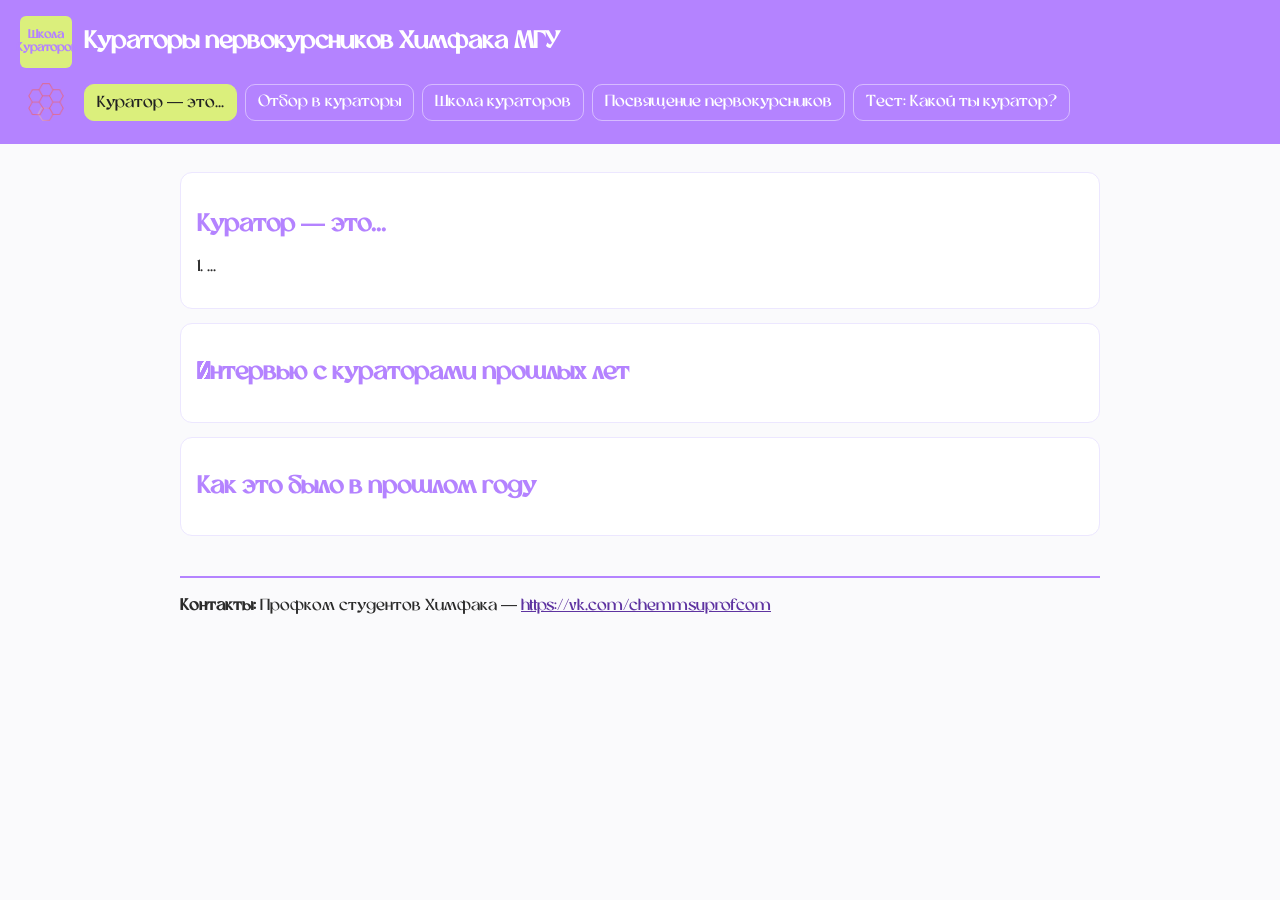
<file: index.html>
<!doctype html>
<html lang="ru">
  <head>
    <meta charset="UTF-8" />
    <meta name="viewport" content="width=device-width, initial-scale=1.0" />
    <title>Кураторы первокурсников Химфака МГУ</title>
    <link rel="stylesheet" href="styles.css" />
  </head>
  <body>
    <header class="site-header">
      <h1 class="site-title">Кураторы первокурсников Химфака МГУ</h1>
      <nav class="site-nav">
        <a class="current" href="index.html">Куратор — это...</a>
        <a href="otbor-v-kuratory.html">Отбор в кураторы</a>
        <a href="shkola-kuratorov.html">Школа кураторов</a>
        <a href="posvyashchenie-pervokursnikov.html">Посвящение первокурсников</a>
        <a href="test-kakoi-ty-kurator.html">Тест: Какой ты куратор?</a>
      </nav>
      <div class="top-right-media">
        <div class="school-square">Школа<br />Кураторов</div>
        <img class="corner-logo" src="assets/curators-logo.png" alt="Логотип кураторов" />
      </div>
    </header>

    <main>
      <section class="placeholder-card">
        <h2>Куратор — это...</h2>
        <p>1. ...</p>
      </section>

      <section class="placeholder-card">
        <h2>Интервью с кураторами прошлых лет</h2>
      </section>

      <section class="placeholder-card">
        <h2>Как это было в прошлом году</h2>
      </section>

      <footer class="contacts">
        <strong>Контакты:</strong>
        Профком студентов Химфака —
        <a href="https://vk.com/chemmsuprofcom" target="_blank" rel="noopener noreferrer"
          >https://vk.com/chemmsuprofcom</a
        >
      </footer>
    </main>
  </body>
</html>
</file>
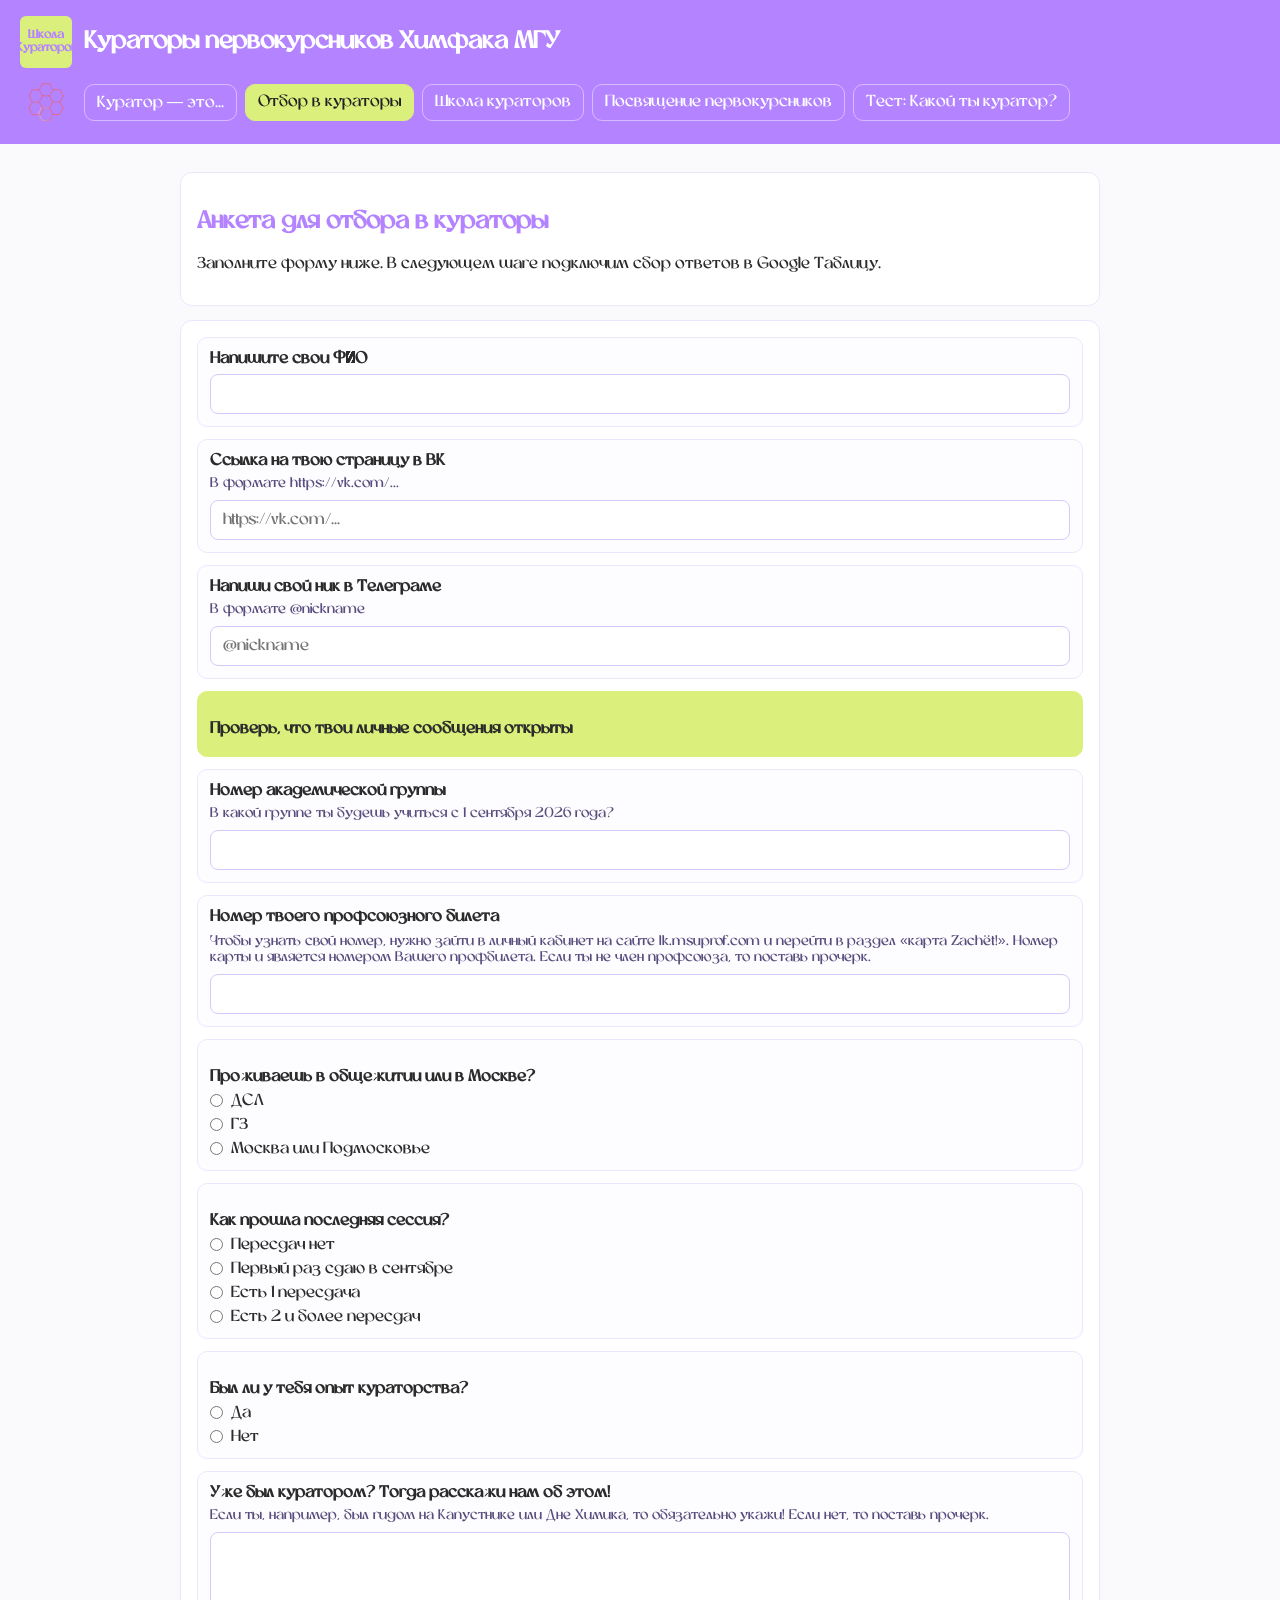
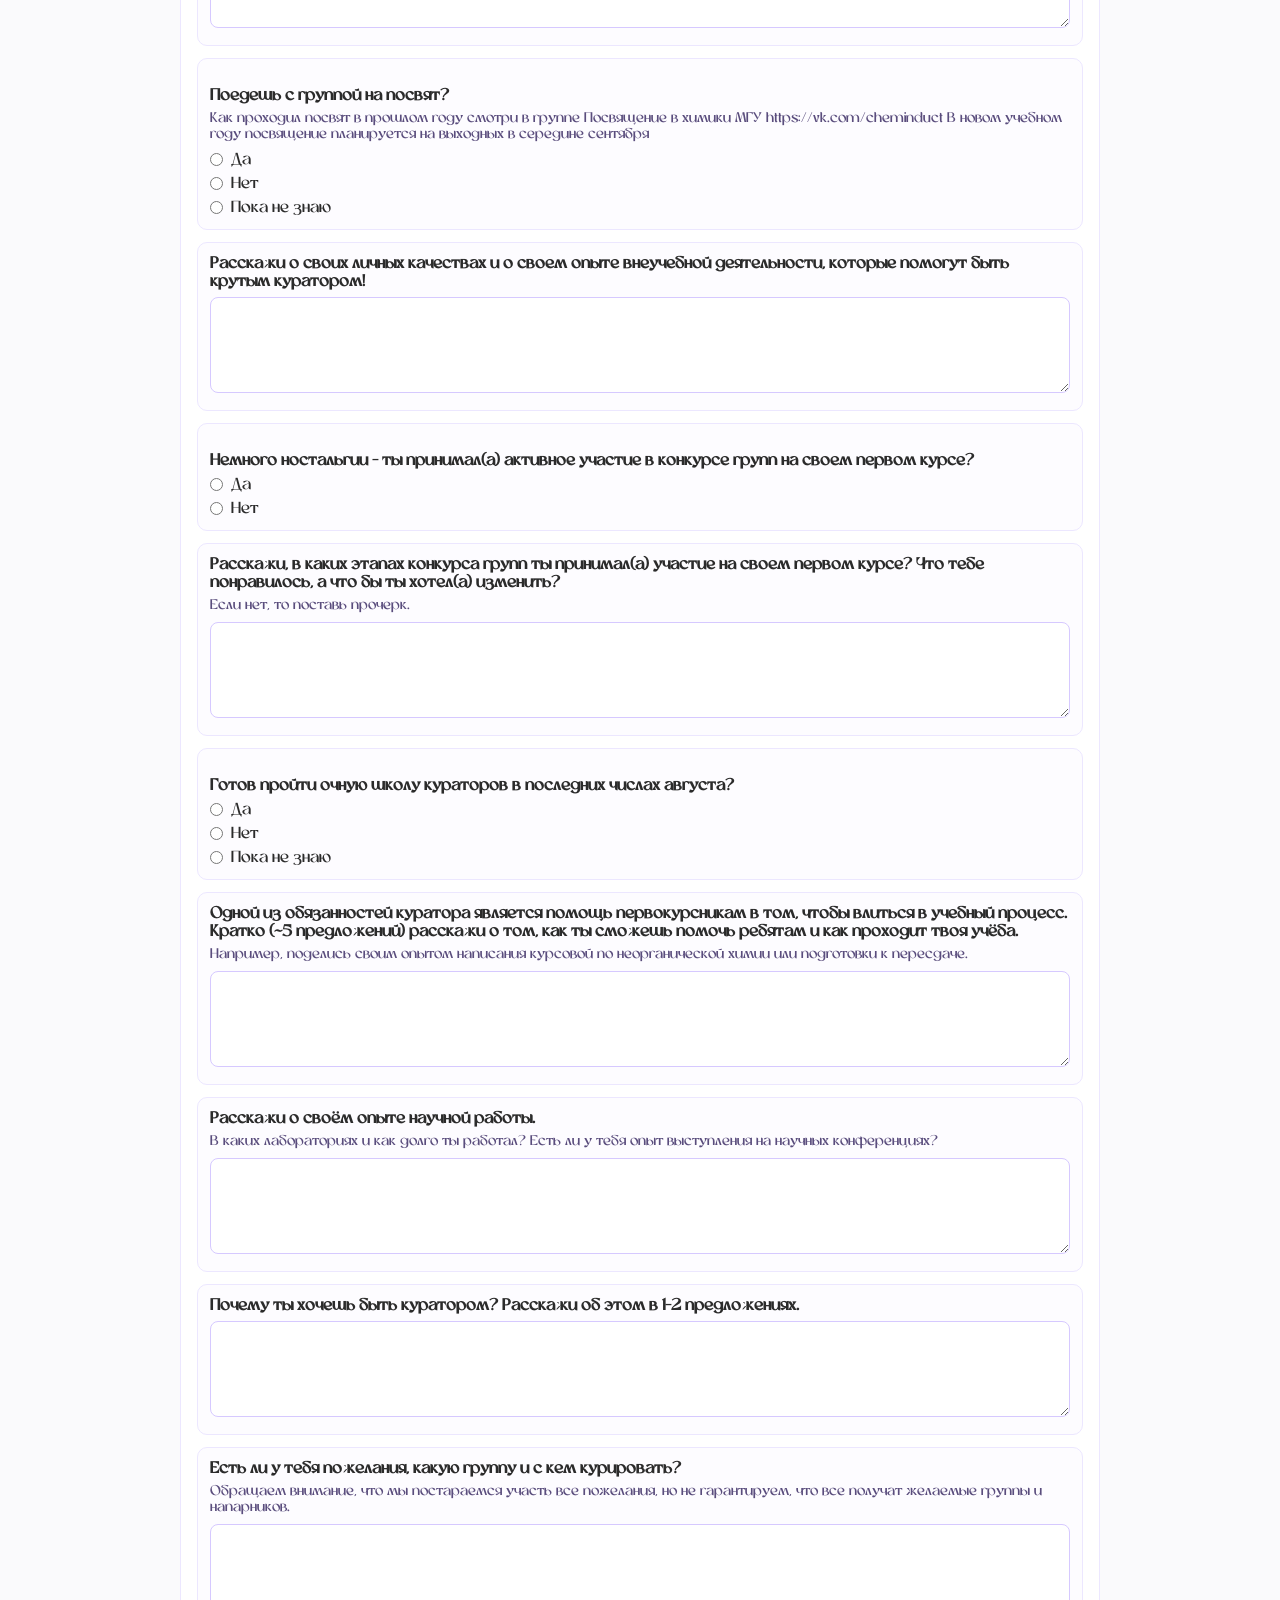
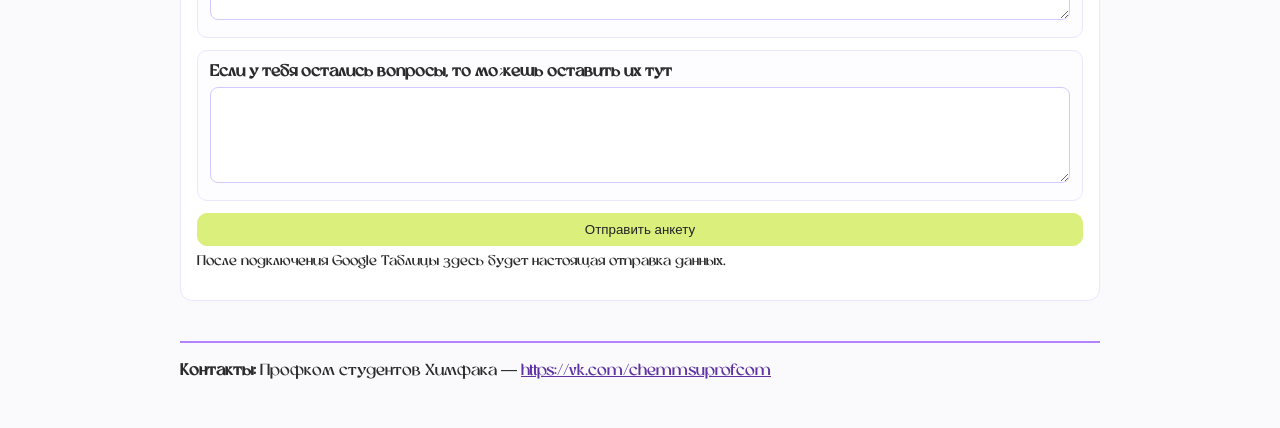
<file: forma-otbora.html>
<!doctype html>
<html lang="ru">
  <head>
    <meta charset="UTF-8" />
    <meta name="viewport" content="width=device-width, initial-scale=1.0" />
    <title>Анкета отбора в кураторы | Химфак</title>
    <link rel="stylesheet" href="styles.css" />
  </head>
  <body>
    <header class="site-header">
      <h1 class="site-title">Кураторы первокурсников Химфака МГУ</h1>
      <nav class="site-nav">
        <a href="index.html">Куратор — это...</a>
        <a class="current" href="otbor-v-kuratory.html">Отбор в кураторы</a>
        <a href="shkola-kuratorov.html">Школа кураторов</a>
        <a href="posvyashchenie-pervokursnikov.html">Посвящение первокурсников</a>
        <a href="test-kakoi-ty-kurator.html">Тест: Какой ты куратор?</a>
      </nav>
      <div class="top-right-media">
        <div class="school-square">Школа<br />Кураторов</div>
        <img class="corner-logo" src="assets/curators-logo.png" alt="Логотип кураторов" />
      </div>
    </header>

    <main>
      <section class="placeholder-card">
        <h2>Анкета для отбора в кураторы</h2>
        <p>Заполните форму ниже. В следующем шаге подключим сбор ответов в Google Таблицу.</p>
      </section>

      <section id="curators-form-card" class="placeholder-card">
        <form id="curators-form" class="form-grid" action="#" method="post">
          <div class="question-item">
            <label class="question-title" for="fullName">Напишите свои ФИО</label>
            <input id="fullName" type="text" name="fullName" required />
          </div>

          <div class="question-item">
            <label class="question-title" for="vkLink">Ссылка на твою страницу в ВК</label>
            <p class="question-comment">В формате https://vk.com/...</p>
            <input id="vkLink" type="url" name="vkLink" placeholder="https://vk.com/..." required />
          </div>

          <div class="question-item">
            <label class="question-title" for="telegramNick">Напиши свой ник в Телеграме</label>
            <p class="question-comment">В формате @nickname</p>
            <input id="telegramNick" type="text" name="telegramNick" placeholder="@nickname" required />
          </div>

          <div class="question-item highlighted-question">
            <p class="question-title">Проверь, что твои личные сообщения открыты</p>
          </div>

          <div class="question-item">
            <label class="question-title" for="groupNumber">Номер академической группы</label>
            <p class="question-comment">
              В какой группе ты будешь учиться с 1 сентября 2026 года?
            </p>
            <input id="groupNumber" type="text" name="groupNumber" required />
          </div>

          <div class="question-item">
            <label class="question-title" for="unionTicketNumber">Номер твоего профсоюзного билета</label>
            <p class="question-comment">
              Чтобы узнать свой номер, нужно зайти в личный кабинет на сайте
              lk.msuprof.com и перейти в раздел «карта Zachёt!». Номер карты и является номером Вашего
              профбилета. Если ты не член профсоюза, то поставь прочерк.
            </p>
            <input id="unionTicketNumber" type="text" name="unionTicketNumber" required />
          </div>

          <div class="question-item">
            <p class="question-title">Проживаешь в общежитии или в Москве?</p>
            <div class="answer-options">
              <label><input type="radio" name="residence" value="ДСЛ" required />ДСЛ</label>
              <label><input type="radio" name="residence" value="ГЗ" />ГЗ</label>
              <label><input type="radio" name="residence" value="Москва или Подмосковье" />Москва или Подмосковье</label>
            </div>
          </div>

          <div class="question-item">
            <p class="question-title">Как прошла последняя сессия?</p>
            <div class="answer-options">
              <label><input type="radio" name="sessionResult" value="Пересдач нет" required />Пересдач нет</label>
              <label><input type="radio" name="sessionResult" value="Первый раз сдаю в сентябре" />Первый раз сдаю в сентябре</label>
              <label><input type="radio" name="sessionResult" value="Есть 1 пересдача" />Есть 1 пересдача</label>
              <label><input type="radio" name="sessionResult" value="Есть 2 и более пересдач" />Есть 2 и более пересдач</label>
            </div>
          </div>

          <div class="question-item">
            <p class="question-title">Был ли у тебя опыт кураторства?</p>
            <div class="answer-options">
              <label><input type="radio" name="curatorExperience" value="Да" required />Да</label>
              <label><input type="radio" name="curatorExperience" value="Нет" />Нет</label>
            </div>
          </div>

          <div class="question-item">
            <label class="question-title" for="curatorStory">Уже был куратором? Тогда расскажи нам об этом!</label>
            <p class="question-comment">
              Если ты, например, был гидом на Капустнике или Дне Химика, то обязательно укажи!
              Если нет, то поставь прочерк.
            </p>
            <textarea id="curatorStory" name="curatorStory" required></textarea>
          </div>

          <div class="question-item">
            <p class="question-title">Поедешь с группой на посвят?</p>
            <p class="question-comment">
              Как проходил посвят в прошлом году смотри в группе Посвящение в химики МГУ
              https://vk.com/cheminduct В новом учебном году посвящение планируется на выходных в середине
              сентября
            </p>
            <div class="answer-options">
              <label><input type="radio" name="inductionTrip" value="Да" required />Да</label>
              <label><input type="radio" name="inductionTrip" value="Нет" />Нет</label>
              <label><input type="radio" name="inductionTrip" value="Пока не знаю" />Пока не знаю</label>
            </div>
          </div>

          <div class="question-item">
            <label class="question-title" for="personalQualities">
              Расскажи о своих личных качествах и о своем опыте внеучебной деятельности, которые помогут
              быть крутым куратором!
            </label>
            <textarea id="personalQualities" name="personalQualities" required></textarea>
          </div>

          <div class="question-item">
            <p class="question-title">
              Немного ностальгии - ты принимал(а) активное участие в конкурсе групп на своем первом курсе?
            </p>
            <div class="answer-options">
              <label><input type="radio" name="groupContestParticipation" value="Да" required />Да</label>
              <label><input type="radio" name="groupContestParticipation" value="Нет" />Нет</label>
            </div>
          </div>

          <div class="question-item">
            <label class="question-title" for="groupContestStory">
              Расскажи, в каких этапах конкурса групп ты принимал(а) участие на своем первом курсе? Что тебе
              понравилось, а что бы ты хотел(а) изменить?
            </label>
            <p class="question-comment">Если нет, то поставь прочерк.</p>
            <textarea id="groupContestStory" name="groupContestStory" required></textarea>
          </div>

          <div class="question-item">
            <p class="question-title">Готов пройти очную школу кураторов в последних числах августа?</p>
            <div class="answer-options">
              <label><input type="radio" name="readyForSchool" value="Да" required />Да</label>
              <label><input type="radio" name="readyForSchool" value="Нет" />Нет</label>
              <label><input type="radio" name="readyForSchool" value="Пока не знаю" />Пока не знаю</label>
            </div>
          </div>

          <div class="question-item">
            <label class="question-title" for="studyHelp">
              Одной из обязанностей куратора является помощь первокурсникам в том, чтобы влиться в учебный
              процесс. Кратко (~5 предложений) расскажи о том, как ты сможешь помочь ребятам и как проходит
              твоя учёба.
            </label>
            <p class="question-comment">
              Например, поделись своим опытом написания курсовой по неорганической химии или
              подготовки к пересдаче.
            </p>
            <textarea id="studyHelp" name="studyHelp" required></textarea>
          </div>

          <div class="question-item">
            <label class="question-title" for="scienceExperience">Расскажи о своём опыте научной работы.</label>
            <p class="question-comment">
              В каких лабораториях и как долго ты работал? Есть ли у тебя опыт выступления на
              научных конференциях?
            </p>
            <textarea id="scienceExperience" name="scienceExperience" required></textarea>
          </div>

          <div class="question-item">
            <label class="question-title" for="whyCurator">
              Почему ты хочешь быть куратором? Расскажи об этом в 1-2 предложениях.
            </label>
            <textarea id="whyCurator" name="whyCurator" required></textarea>
          </div>

          <div class="question-item">
            <label class="question-title" for="groupWish">
              Есть ли у тебя пожелания, какую группу и с кем курировать?
            </label>
            <p class="question-comment">
              Обращаем внимание, что мы постараемся участь все пожелания, но не гарантируем, что
              все получат желаемые группы и напарников.
            </p>
            <textarea id="groupWish" name="groupWish" required></textarea>
          </div>

          <div class="question-item">
            <label class="question-title" for="extraQuestions">
              Если у тебя остались вопросы, то можешь оставить их тут
            </label>
            <textarea id="extraQuestions" name="extraQuestions"></textarea>
          </div>

          <button class="action-link" type="submit">Отправить анкету</button>
        </form>
        <p class="form-note">После подключения Google Таблицы здесь будет настоящая отправка данных.</p>
      </section>

      <section id="form-success-message" class="success-message" aria-live="polite">
        Спасибо тебе за готовность помогать будущим первокурсникам - это важное дело! Ты герой! Скоро мы
        свяжемся с тобой!
      </section>

      <footer class="contacts">
        <strong>Контакты:</strong>
        Профком студентов Химфака —
        <a href="https://vk.com/chemmsuprofcom" target="_blank" rel="noopener noreferrer"
          >https://vk.com/chemmsuprofcom</a
        >
      </footer>
    </main>
    <script>
      const form = document.getElementById("curators-form");
      const formCard = document.getElementById("curators-form-card");
      const successMessage = document.getElementById("form-success-message");

      form.addEventListener("submit", (event) => {
        event.preventDefault();
        formCard.style.display = "none";
        successMessage.classList.add("visible");
        window.scrollTo({ top: 0, behavior: "smooth" });
      });
    </script>
  </body>
</html>
</file>
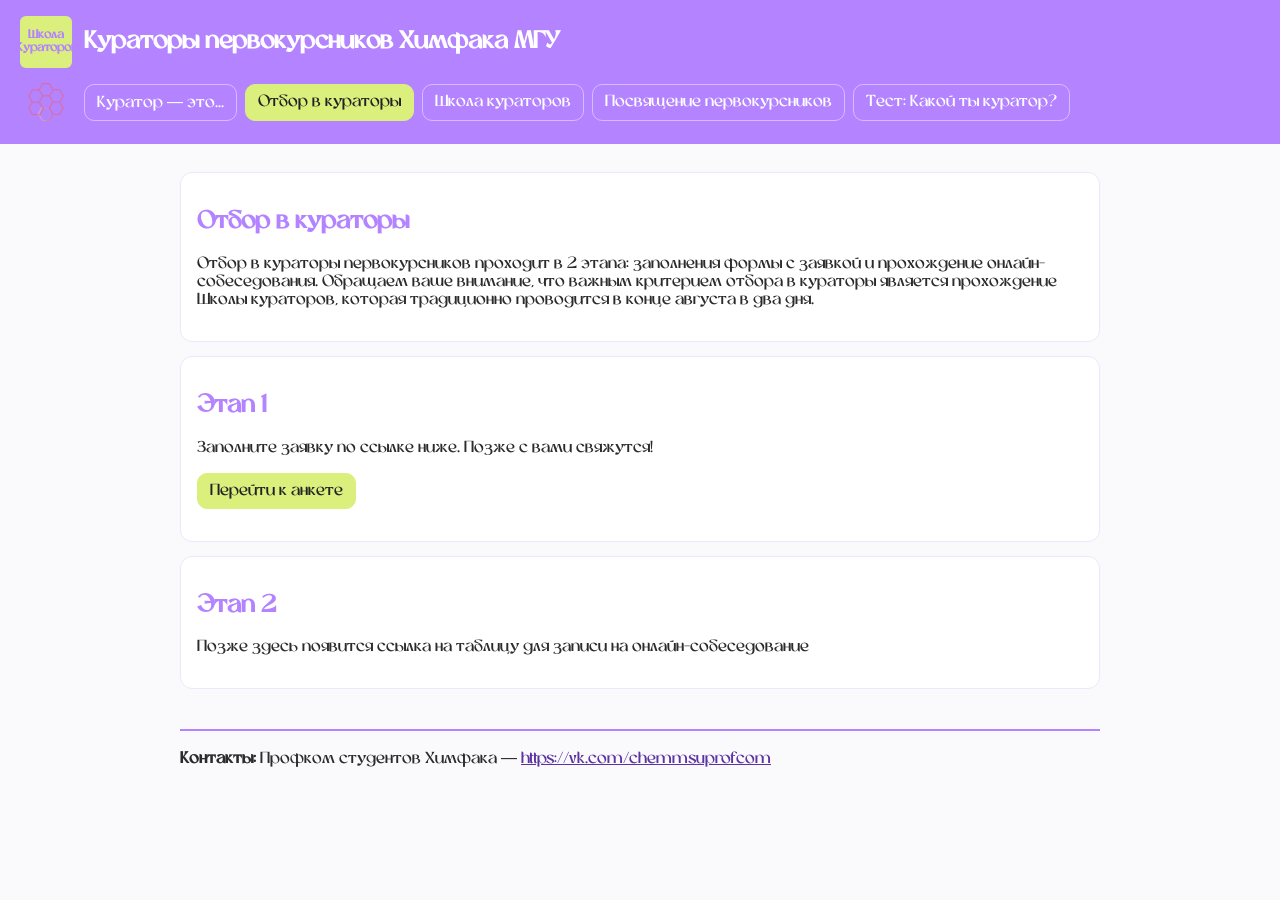
<file: otbor-v-kuratory.html>
<!doctype html>
<html lang="ru">
  <head>
    <meta charset="UTF-8" />
    <meta name="viewport" content="width=device-width, initial-scale=1.0" />
    <title>Отбор в кураторы | Химфак</title>
    <link rel="stylesheet" href="styles.css" />
  </head>
  <body>
    <header class="site-header">
      <h1 class="site-title">Кураторы первокурсников Химфака МГУ</h1>
      <nav class="site-nav">
        <a href="index.html">Куратор — это...</a>
        <a class="current" href="otbor-v-kuratory.html">Отбор в кураторы</a>
        <a href="shkola-kuratorov.html">Школа кураторов</a>
        <a href="posvyashchenie-pervokursnikov.html">Посвящение первокурсников</a>
        <a href="test-kakoi-ty-kurator.html">Тест: Какой ты куратор?</a>
      </nav>
      <div class="top-right-media">
        <div class="school-square">Школа<br />Кураторов</div>
        <img class="corner-logo" src="assets/curators-logo.png" alt="Логотип кураторов" />
      </div>
    </header>

    <main>
      <section class="placeholder-card">
        <h2>Отбор в кураторы</h2>
        <p>
          Отбор в кураторы первокурсников проходит в 2 этапа: заполнения формы с
          заявкой и прохождение онлайн-собеседования. Обращаем ваше внимание, что
          важным критерием отбора в кураторы является прохождение Школы
          кураторов, которая традиционно проводится в конце августа в два дня.
        </p>
      </section>

      <section class="placeholder-card">
        <h2>Этап 1</h2>
        <p>Заполните заявку по ссылке ниже. Позже с вами свяжутся!</p>
        <p>
          <a class="action-link" href="forma-otbora.html" aria-label="Ссылка на форму заявки"
            >Перейти к анкете</a
          >
        </p>
      </section>

      <section class="placeholder-card">
        <h2>Этап 2</h2>
        <p>
          Позже здесь появится ссылка на таблицу для записи на
          онлайн-собеседование
        </p>
      </section>

      <footer class="contacts">
        <strong>Контакты:</strong>
        Профком студентов Химфака —
        <a href="https://vk.com/chemmsuprofcom" target="_blank" rel="noopener noreferrer"
          >https://vk.com/chemmsuprofcom</a
        >
      </footer>
    </main>
  </body>
</html>
</file>
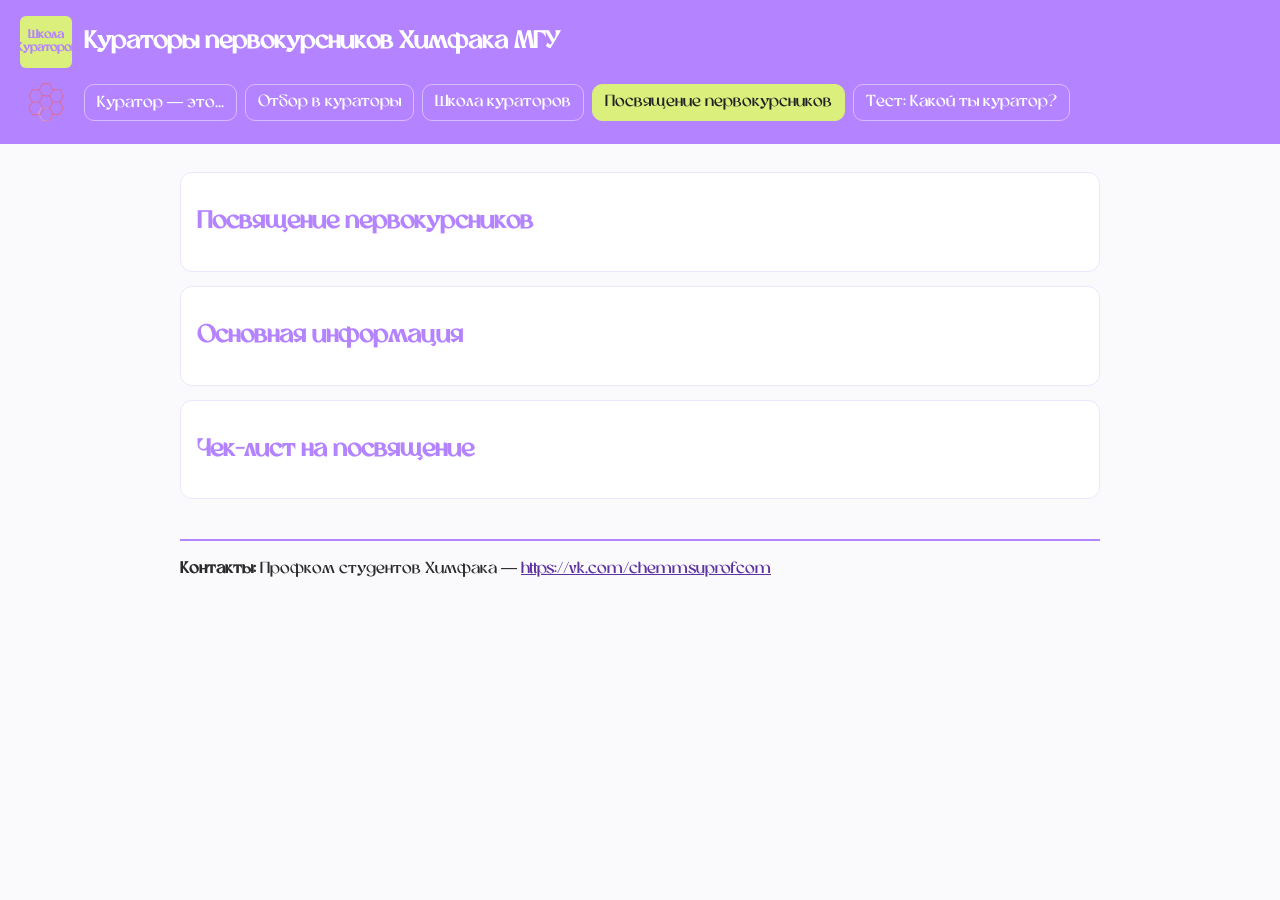
<file: posvyashchenie-pervokursnikov.html>
<!doctype html>
<html lang="ru">
  <head>
    <meta charset="UTF-8" />
    <meta name="viewport" content="width=device-width, initial-scale=1.0" />
    <title>Посвящение первокурсников | Химфак</title>
    <link rel="stylesheet" href="styles.css" />
  </head>
  <body>
    <header class="site-header">
      <h1 class="site-title">Кураторы первокурсников Химфака МГУ</h1>
      <nav class="site-nav">
        <a href="index.html">Куратор — это...</a>
        <a href="otbor-v-kuratory.html">Отбор в кураторы</a>
        <a href="shkola-kuratorov.html">Школа кураторов</a>
        <a class="current" href="posvyashchenie-pervokursnikov.html">Посвящение первокурсников</a>
        <a href="test-kakoi-ty-kurator.html">Тест: Какой ты куратор?</a>
      </nav>
      <div class="top-right-media">
        <div class="school-square">Школа<br />Кураторов</div>
        <img class="corner-logo" src="assets/curators-logo.png" alt="Логотип кураторов" />
      </div>
    </header>

    <main>
      <section class="placeholder-card">
        <h2>Посвящение первокурсников</h2>
      </section>

      <section class="placeholder-card">
        <h2>Основная информация</h2>
      </section>

      <section class="placeholder-card">
        <h2>Чек-лист на посвящение</h2>
      </section>

      <footer class="contacts">
        <strong>Контакты:</strong>
        Профком студентов Химфака —
        <a href="https://vk.com/chemmsuprofcom" target="_blank" rel="noopener noreferrer"
          >https://vk.com/chemmsuprofcom</a
        >
      </footer>
    </main>
  </body>
</html>
</file>
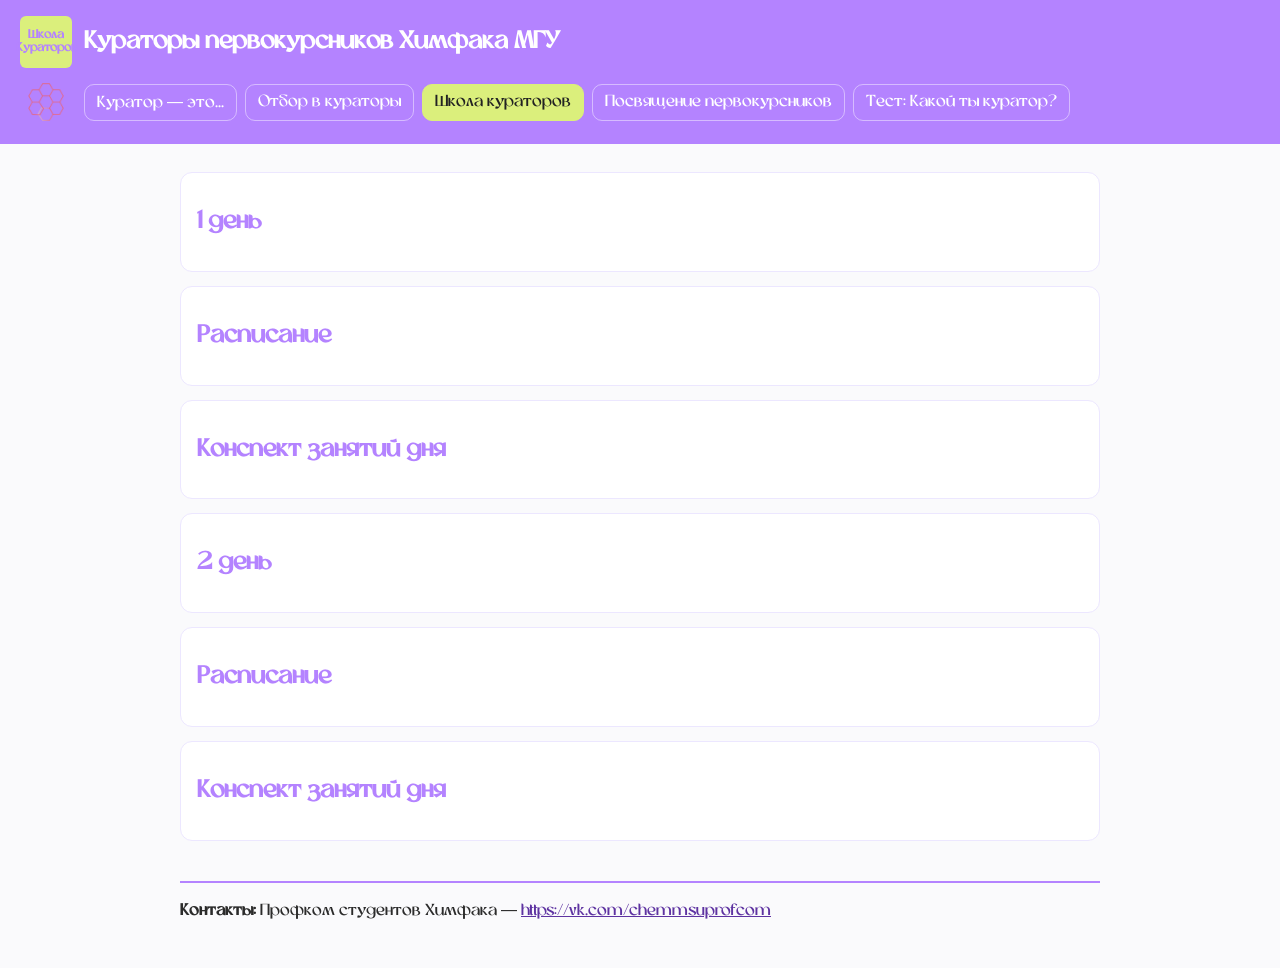
<file: shkola-kuratorov.html>
<!doctype html>
<html lang="ru">
  <head>
    <meta charset="UTF-8" />
    <meta name="viewport" content="width=device-width, initial-scale=1.0" />
    <title>Школа кураторов | Химфак</title>
    <link rel="stylesheet" href="styles.css" />
  </head>
  <body>
    <header class="site-header">
      <h1 class="site-title">Кураторы первокурсников Химфака МГУ</h1>
      <nav class="site-nav">
        <a href="index.html">Куратор — это...</a>
        <a href="otbor-v-kuratory.html">Отбор в кураторы</a>
        <a class="current" href="shkola-kuratorov.html">Школа кураторов</a>
        <a href="posvyashchenie-pervokursnikov.html">Посвящение первокурсников</a>
        <a href="test-kakoi-ty-kurator.html">Тест: Какой ты куратор?</a>
      </nav>
      <div class="top-right-media">
        <div class="school-square">Школа<br />Кураторов</div>
        <img class="corner-logo" src="assets/curators-logo.png" alt="Логотип кураторов" />
      </div>
    </header>

    <main>
      <section class="placeholder-card">
        <h2>1 день</h2>
      </section>

      <section class="placeholder-card">
        <h2>Расписание</h2>
      </section>

      <section class="placeholder-card">
        <h2>Конспект занятий дня</h2>
      </section>

      <section class="placeholder-card">
        <h2>2 день</h2>
      </section>

      <section class="placeholder-card">
        <h2>Расписание</h2>
      </section>

      <section class="placeholder-card">
        <h2>Конспект занятий дня</h2>
      </section>

      <footer class="contacts">
        <strong>Контакты:</strong>
        Профком студентов Химфака —
        <a href="https://vk.com/chemmsuprofcom" target="_blank" rel="noopener noreferrer"
          >https://vk.com/chemmsuprofcom</a
        >
      </footer>
    </main>
  </body>
</html>
</file>
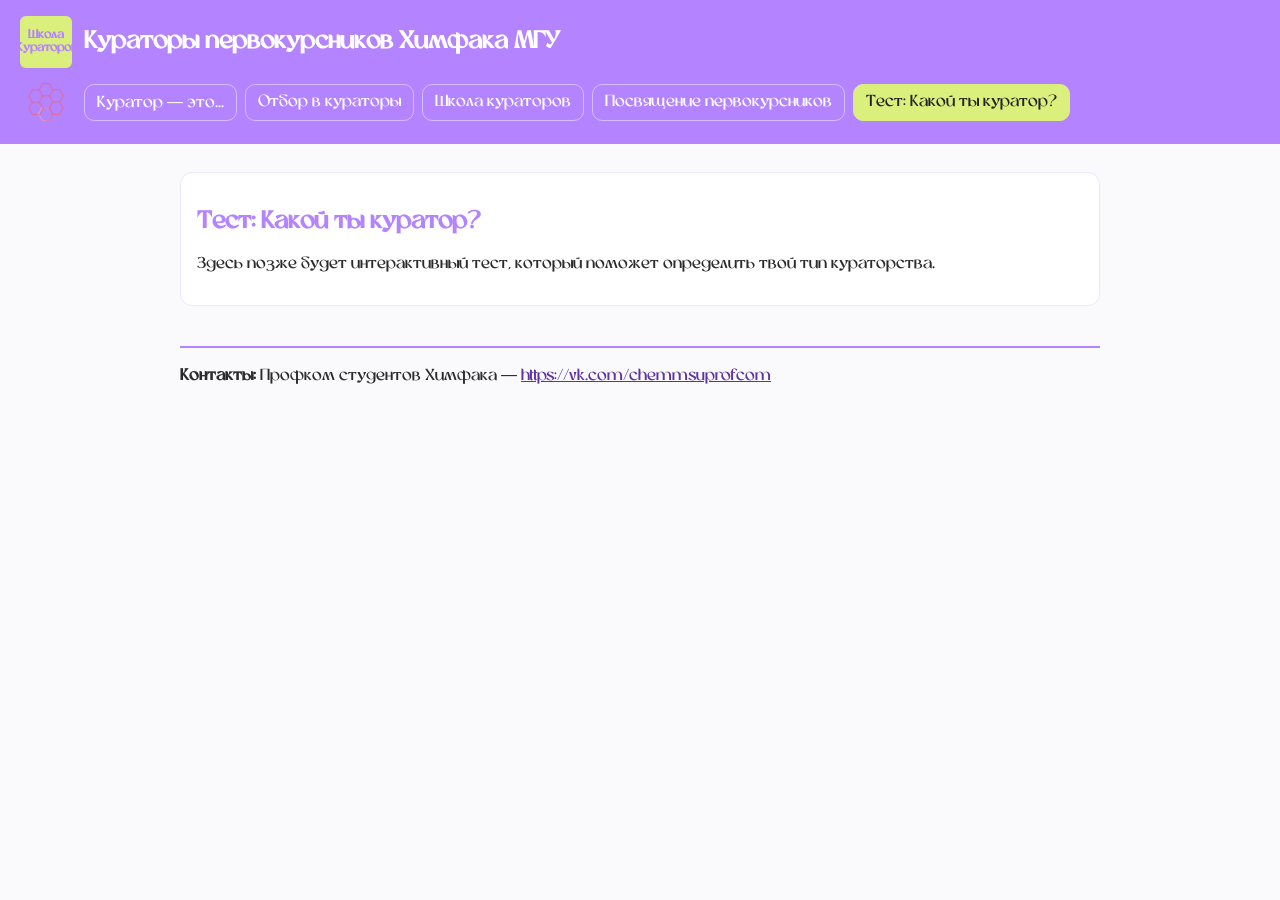
<file: test-kakoi-ty-kurator.html>
<!doctype html>
<html lang="ru">
  <head>
    <meta charset="UTF-8" />
    <meta name="viewport" content="width=device-width, initial-scale=1.0" />
    <title>Тест: Какой ты куратор? | Химфак</title>
    <link rel="stylesheet" href="styles.css" />
  </head>
  <body>
    <header class="site-header">
      <h1 class="site-title">Кураторы первокурсников Химфака МГУ</h1>
      <nav class="site-nav">
        <a href="index.html">Куратор — это...</a>
        <a href="otbor-v-kuratory.html">Отбор в кураторы</a>
        <a href="shkola-kuratorov.html">Школа кураторов</a>
        <a href="posvyashchenie-pervokursnikov.html">Посвящение первокурсников</a>
        <a class="current" href="test-kakoi-ty-kurator.html">Тест: Какой ты куратор?</a>
      </nav>
      <div class="top-right-media">
        <div class="school-square">Школа<br />Кураторов</div>
        <img class="corner-logo" src="assets/curators-logo.png" alt="Логотип кураторов" />
      </div>
    </header>

    <main>
      <section class="placeholder-card">
        <h2>Тест: Какой ты куратор?</h2>
        <p>
          Здесь позже будет интерактивный тест, который поможет определить твой
          тип кураторства.
        </p>
      </section>

      <footer class="contacts">
        <strong>Контакты:</strong>
        Профком студентов Химфака —
        <a href="https://vk.com/chemmsuprofcom" target="_blank" rel="noopener noreferrer"
          >https://vk.com/chemmsuprofcom</a
        >
      </footer>
    </main>
  </body>
</html>
</file>
<file: styles.css>
:root {
  --lime: rgb(219, 239, 124);
  --purple: rgb(180, 131, 255);
  --text: #2b2b2b;
  --bg: #fafafc;
}

@font-face {
  font-family: "Eugusto Cyr";
  src:
    local("Eugusto Cyr"),
    local("EugustoCyr"),
    local("Eugusto Free Personal Use"),
    url("fonts/EugustoFreePersonalUse-Regular.otf") format("opentype"),
    url("fonts/EugustoCyr.woff2") format("woff2"),
    url("fonts/EugustoCyr.woff") format("woff");
  font-display: swap;
}

* {
  box-sizing: border-box;
}

body {
  margin: 0;
  font-family: "Eugusto Cyr", Arial, sans-serif;
  color: var(--text);
  background: var(--bg);
}

.site-header {
  background: var(--purple);
  padding: 16px 20px;
  display: grid;
  grid-template-columns: 52px 1fr;
  grid-template-rows: 52px 52px;
  column-gap: 12px;
  row-gap: 8px;
  align-items: center;
}

.site-title {
  margin: 0;
  color: #fff;
  font-size: 24px;
  grid-column: 2;
  grid-row: 1;
  align-self: center;
}

.site-nav {
  display: flex;
  flex-wrap: wrap;
  gap: 8px;
  grid-column: 2;
  grid-row: 2;
  align-self: center;
}

.site-nav a {
  display: inline-block;
  padding: 8px 12px;
  border-radius: 10px;
  text-decoration: none;
  color: #fff;
  border: 1px solid rgba(255, 255, 255, 0.45);
}

.site-nav a.current,
.site-nav a:hover {
  background: var(--lime);
  color: #222;
  border-color: var(--lime);
}

.top-right-media {
  grid-column: 1;
  grid-row: 1 / span 2;
  display: flex;
  flex-direction: column;
  gap: 8px;
  align-items: center;
  justify-content: flex-start;
}

.school-square {
  width: 52px;
  height: 52px;
  border-radius: 6px;
  background: var(--lime);
  color: var(--purple);
  display: flex;
  align-items: center;
  justify-content: center;
  text-align: center;
  font-size: 12px;
  line-height: 1.1;
  font-weight: 700;
}

.corner-logo {
  width: 52px;
  height: 52px;
  object-fit: contain;
}

main {
  max-width: 960px;
  margin: 0 auto;
  padding: 28px 20px 48px;
}

.hero-box {
  background: var(--purple);
  border-radius: 14px;
  padding: 20px;
  margin-bottom: 20px;
}

.hero-title {
  margin: 0;
  color: var(--lime);
  font-size: 36px;
}

.hero-text {
  margin-top: 12px;
  font-size: 13px;
  color: #333;
  line-height: 1.4;
}

h2 {
  color: var(--purple);
}

.placeholder-card {
  background: #fff;
  border: 1px solid #ece7ff;
  border-radius: 12px;
  padding: 16px;
}

.placeholder-card + .placeholder-card {
  margin-top: 14px;
}

.contacts {
  margin-top: 40px;
  padding-top: 18px;
  border-top: 2px solid var(--purple);
}

.contacts a {
  color: #5e33a1;
}

.action-link {
  display: inline-block;
  padding: 8px 12px;
  border-radius: 10px;
  text-decoration: none;
  color: #222;
  background: var(--lime);
  border: 1px solid var(--lime);
}

.action-link:hover {
  background: #d3f06d;
}

.form-grid {
  display: grid;
  gap: 12px;
}

.form-grid label {
  display: grid;
  gap: 6px;
  font-weight: 600;
}

.form-grid input:not([type="radio"]):not([type="checkbox"]),
.form-grid textarea {
  width: 100%;
  padding: 10px 12px;
  border: 1px solid #d6c9ff;
  border-radius: 8px;
  font: inherit;
}

.form-grid textarea {
  min-height: 96px;
  resize: vertical;
}

.question-item {
  background: #fdfcff;
  border: 1px solid #ece7ff;
  border-radius: 10px;
  padding: 12px;
}

.question-title {
  display: block;
  font-weight: 700;
  margin-bottom: 6px;
}

.question-comment {
  margin: 0 0 8px;
  font-size: 14px;
  color: #5a4d7d;
}

.highlighted-question {
  background: var(--lime);
  border-color: var(--lime);
}

.answer-options {
  display: flex;
  flex-direction: column;
  align-items: flex-start;
  gap: 6px;
  margin-top: 4px;
  text-align: left;
}

.answer-options label {
  display: flex !important;
  align-items: center;
  justify-content: flex-start;
  gap: 8px;
  font-weight: 400;
  width: 100%;
  text-align: left;
  margin: 0;
  padding: 0;
  align-self: flex-start;
}

.answer-options label input[type="radio"] {
  margin: 0;
  flex: 0 0 auto;
}

.answer-options input[type="radio"] {
  accent-color: var(--purple);
}

.success-message {
  display: none;
  background: #f5ffe2;
  border: 1px solid #d7ed8d;
  border-radius: 12px;
  padding: 16px;
  font-size: 20px;
  line-height: 1.3;
}

.success-message.visible {
  display: block;
}

.form-note {
  font-size: 14px;
  margin-top: 8px;
}

@media (max-width: 900px) {
  .site-header {
    grid-template-columns: 1fr;
    grid-template-rows: auto auto auto;
    row-gap: 10px;
  }

  .top-right-media {
    grid-column: 1;
    grid-row: 1;
    flex-direction: row;
    justify-content: flex-start;
  }

  .site-title {
    grid-column: 1;
    grid-row: 2;
  }

  .site-nav {
    grid-column: 1;
    grid-row: 3;
  }
}
</file>
